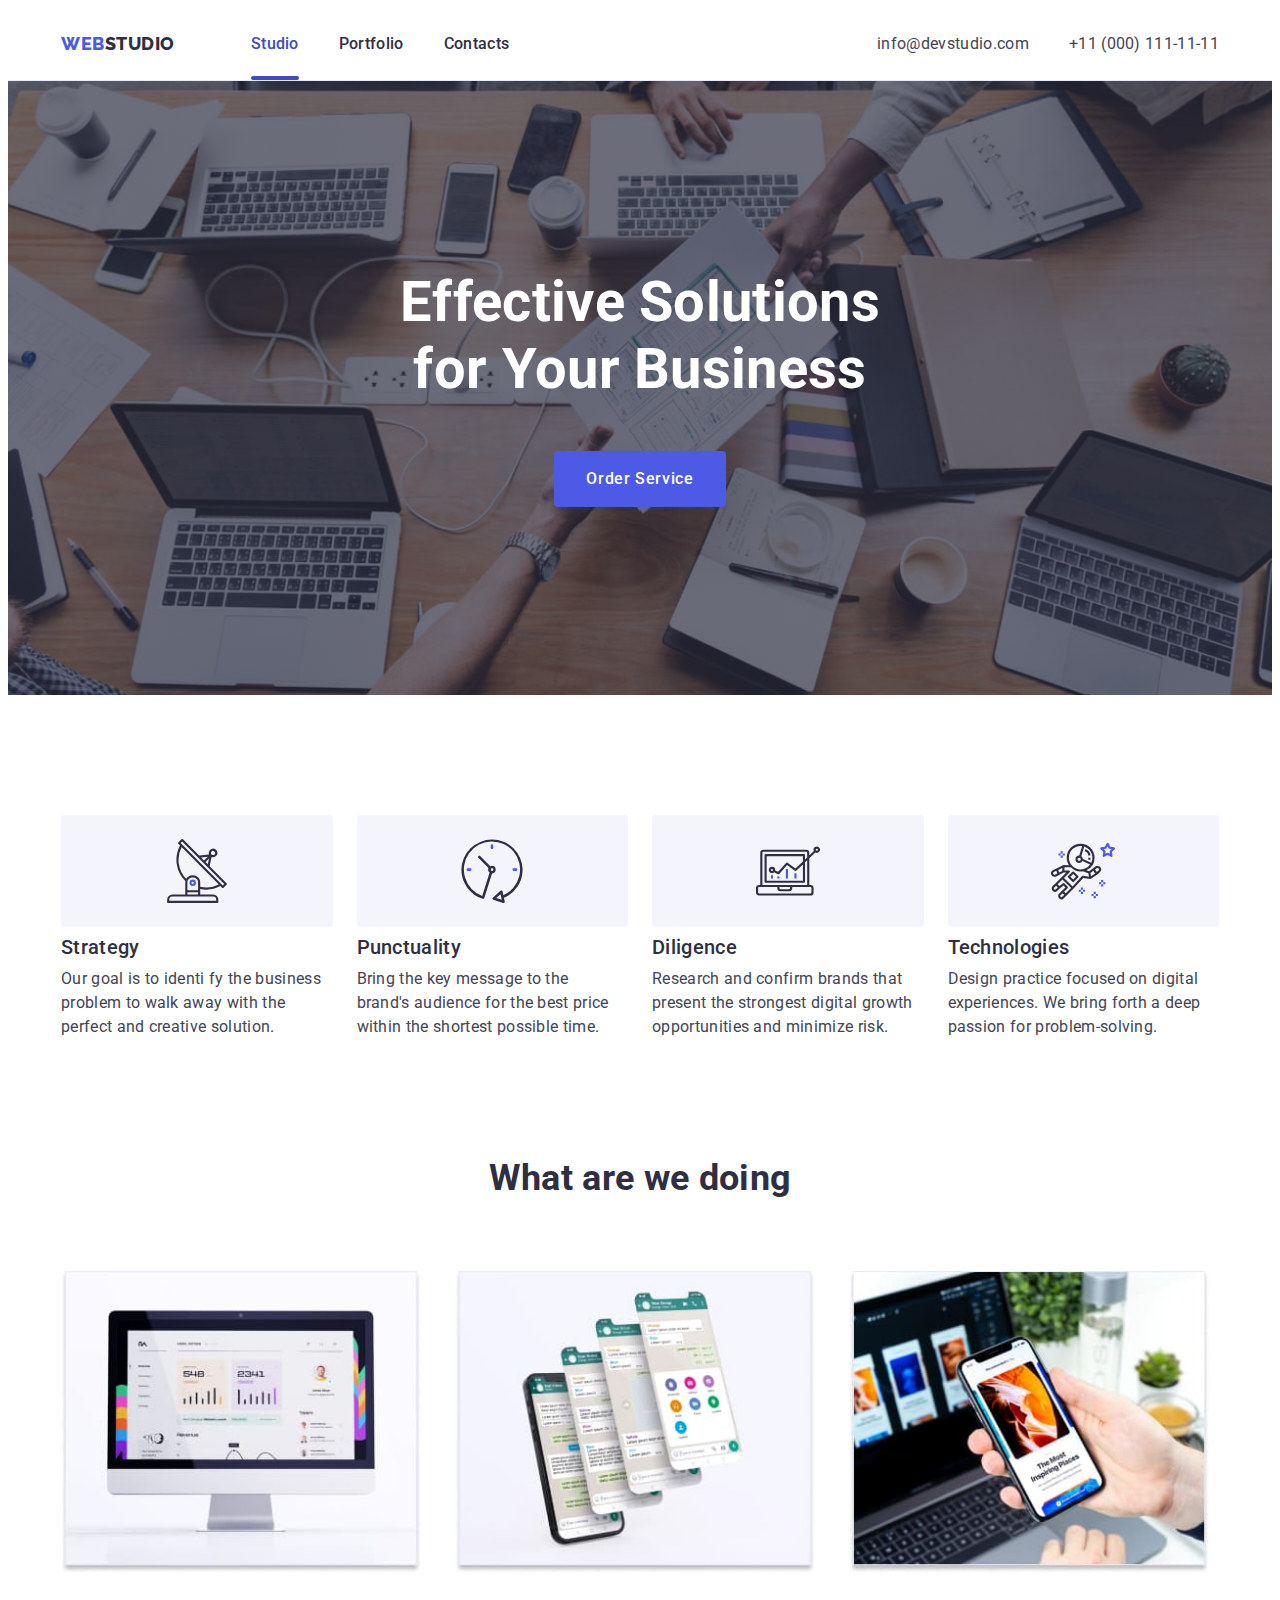
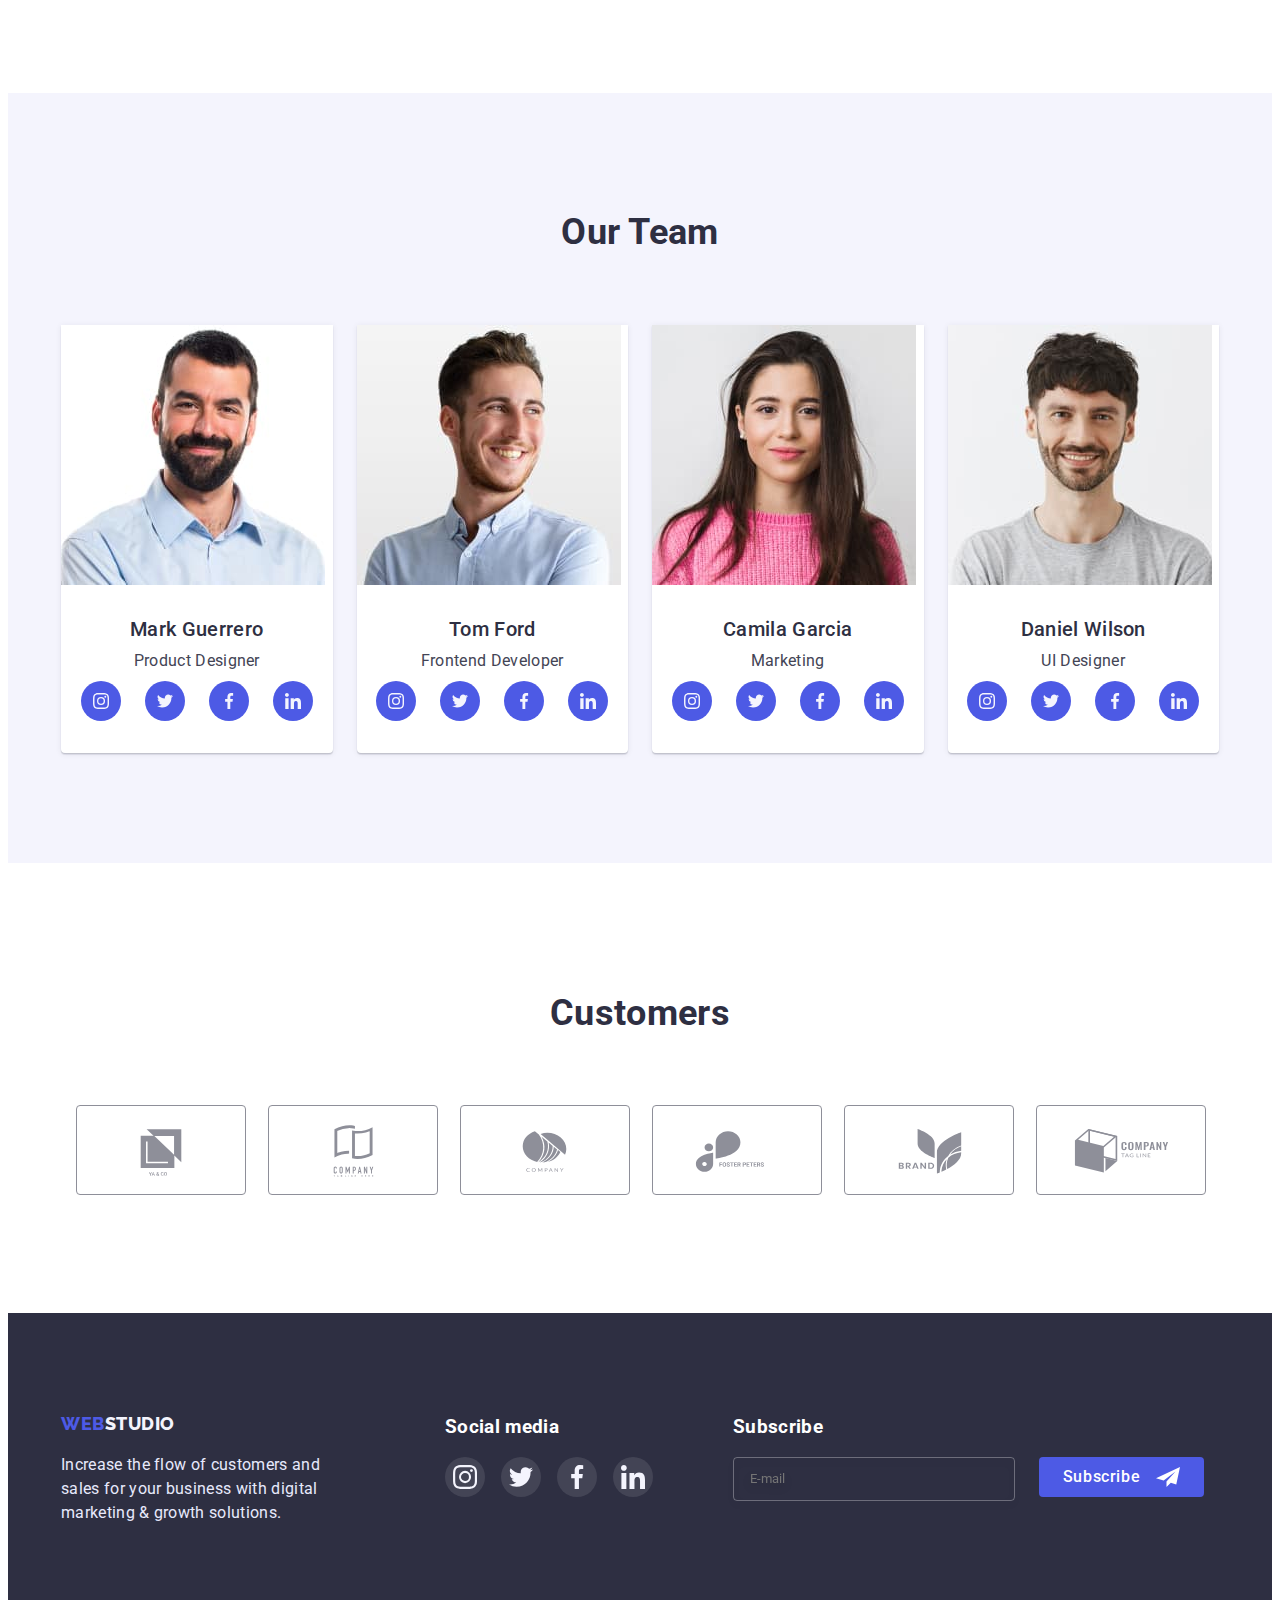
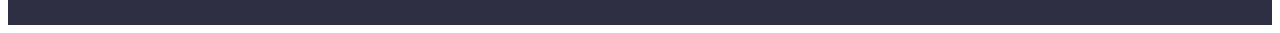
<file: index.html>
<!DOCTYPE html>
<html lang="en">

<head>
  <meta charset="UTF-8" />
  <meta http-equiv="X-UA-Compatible" content="IE=edge" />
  <meta name="viewport" content="width=device-width, initial-scale=1.0" />
  <title>Homework #3</title>
  <link rel="stylesheet" href="https://cdnjs.cloudflare.com/ajax/libs/modern-normalize/1.1.0/modern-normalize.min.css"
    integrity="sha512-wpPYUAdjBVSE4KJnH1VR1HeZfpl1ub8YT/NKx4PuQ5NmX2tKuGu6U/JRp5y+Y8XG2tV+wKQpNHVUX03MfMFn9Q=="
    crossorigin="anonymous" referrerpolicy="no-referrer" />
  <link rel="stylesheet" href="./css/styles.css" />
  <link rel="preconnect" href="https://fonts.googleapis.com" />
  <link rel="preconnect" href="https://fonts.gstatic.com" crossorigin />
  <link rel="preconnect" href="https://fonts.googleapis.com" />
  <link rel="preconnect" href="https://fonts.gstatic.com" crossorigin />
  <link
    href="https://fonts.googleapis.com/css2?family=Open+Sans:wght@400;500;700&family=Raleway:wght@800&family=Roboto:wght@400;500;700;900&display=swap"
    rel="stylesheet" />
</head>

<body>
  <header class="header">
    <div class="container">
      <div class="header-container">
        <nav class="nav">
          <a class="logo" href="./index.html">
            Web<span class="logo-studio">Studio</span></a>
          <ul class="header-nav ">
            <li><a class="link-in current" href="index.html"> Studio</a></li>
            <li><a class="link-in " href="portfolio.html"> Portfolio</a></li>
            <li><a class="link-in " href=""> Contacts</a></li>
          </ul>
        </nav>
        <address>
          <ul class="header-link">
            <li>
              <a class="contact" href="mailto:info@devstudio.com">info@devstudio.com</a>
            </li>
            <li>
              <a class="contact" href="tel:+110001111111">+11 (000) 111-11-11</a>
            </li>
          </ul>
        </address>
      </div>
    </div>
  </header>
  <main>
    <section class="hero-image">
      <div class="container">
        <h1 class="hero-title">Effective Solutions for Your Business</h1>
        <button class="hero-button" type="button" data-modal-open>Order Service</button>
      </div>
    </section>
    <section class="about section">
      <div class="container">
        <h2 class="title-hidden">Feratureds</h2>
        <ul class="about-list">
          <li class="information">
            <div class="about-icons-container">
              <svg class="about-icons">
                <use href="./images/icon.svg#icon-antenna">
                </use>
              </svg>
            </div>
            <h3 class="about-title">Strategy</h3>
            <p class="about-info">
              Our goal is to identi
              fy the business problem to walk away with the
              perfect and creative solution.
            </p>
          </li>
          <li class="information">
            <div class="about-icons-container">
              <svg class="about-icons">
                <use href="./images/icon.svg#icon-clock">
                </use>
              </svg>
            </div>
            <h3 class="about-title">Punctuality</h3>
            <p class="about-info">
              Bring the key message to the brand's audience for the best price
              within the shortest possible time.
            </p>
          </li>
          <li class="information">
            <div class="about-icons-container">
              <svg class="about-icons">
                <use href="./images/icon.svg#icon-diagram">
                </use>
              </svg>
            </div>
            <h3 class="about-title">Diligence</h3>
            <p class="about-info">
              Research and confirm brands that present the strongest digital
              growth opportunities and minimize risk.
            </p>
          </li>
          <li class="information">
            <div class="about-icons-container">
              <svg class="about-icons">
                <use href="./images/icon.svg#icon-astronaut">
                </use>
              </svg>
            </div>
            <h3 class="about-title">Technologies</h3>
            <p class="about-info">
              Design practice focused on digital experiences. We bring forth a
              deep passion for problem-solving.
            </p>
          </li>
        </ul>
      </div>
    </section>
    <section class="doing section">
      <div class="container">
        <h2 class="title-doing">What are we doing</h2>
        <ul class="doing-container">
          <li class="doing-list">
            <img class="images" src="./images/strategy.jpg" alt="Strategy" width="360" />
          </li>
          <li class="doing-list">
            <img class="images" src="./images/project.jpg" alt="Technologies" width="360" />
          </li>
          <li class="doing-list">
            <img class="images" src="./images/mobilproduct.jpg" alt="mobil product" width="360" />
          </li>
        </ul>
      </div>
    </section>
    <section class="our-team section">
      <div class="container">
        <h2 class="title-doing">Our Team</h2>
        <ul class="team-container">
          <li class="team-list">
            <img class="images" src="./images/markguerrero.jpg" alt="Mark Guerrero" width="264" />
            <div class="info-decision-maker">
              <h3 class="our-team-name">Mark Guerrero</h3>
              <p class="decision-maker-title">Product Designer</p>
              <ul class="social-list">
                <li class="social-item"><a class="social-link" href="#">
                    <svg class="social-icon">
                      <use href="./images/icon.svg#icon-instagram">
                      </use>
                    </svg>
                  </a></li>
                <li class="social-item"><a class="social-link" href="#"><svg class="social-icon">
                      <use href="./images/icon.svg#icon-twitter">
                      </use>
                    </svg></a></li>
                <li class="social-item"><a class="social-link" href="#"><svg class="social-icon">
                      <use href="./images/icon.svg#icon-facebook">
                      </use>
                    </svg></a></li>
                <li class="social-item"><a class="social-link" href="#"><svg class="social-icon">
                      <use href="./images/icon.svg#icon-linkedin">
                      </use>
                    </svg></a></li>
              </ul>
            </div>
          </li>
          <li class="team-list">
            <img class="images" src="./images/tomford.jpg" alt="Tom Ford" width="264" />
            <div class="info-decision-maker">
              <h3 class="our-team-name">Tom Ford</h3>
              <p class="decision-maker-title">Frontend Developer</p>
              <ul class="social-list">
                <li class="social-item"><a class="social-link" href="#">
                    <svg class="social-icon">
                      <use href="./images/icon.svg#icon-instagram">
                      </use>
                    </svg>
                  </a></li>
                <li class="social-item"><a class="social-link" href="#"><svg class="social-icon">
                      <use href="./images/icon.svg#icon-twitter">
                      </use>
                    </svg></a></li>
                <li class="social-item"><a class="social-link" href="#"><svg class="social-icon">
                      <use href="./images/icon.svg#icon-facebook">
                      </use>
                    </svg></a></li>
                <li class="social-item"><a class="social-link" href="#"><svg class="social-icon">
                      <use href="./images/icon.svg#icon-linkedin">
                      </use>
                    </svg></a></li>
              </ul>
            </div>
          </li>
          <li class="team-list">
            <img class="images" src="./images/camilagarcia.jpg" alt="Camila Garcia" width="264" />
            <div class="info-decision-maker">
              <h3 class="our-team-name">Camila Garcia</h3>
              <p class="decision-maker-title">Marketing</p>
              <ul class="social-list">
                <li class="social-item"><a class="social-link" href="#">
                    <svg class="social-icon">
                      <use href="./images/icon.svg#icon-instagram">
                      </use>
                    </svg>
                  </a></li>
                <li class="social-item"><a class="social-link" href="#"><svg class="social-icon">
                      <use href="./images/icon.svg#icon-twitter">
                      </use>
                    </svg></a></li>
                <li class="social-item"><a class="social-link" href="#"><svg class="social-icon">
                      <use href="./images/icon.svg#icon-facebook">
                      </use>
                    </svg></a></li>
                <li class="social-item"><a class="social-link" href="#"><svg class="social-icon">
                      <use href="./images/icon.svg#icon-linkedin">
                      </use>
                    </svg></a></li>
              </ul>
            </div>
          </li>
          <li class="team-list">
            <img class="images" src="./images/danielwilson.jpg" alt="Daniel Wilson" width="264" />
            <div class="info-decision-maker">
              <h3 class="our-team-name">Daniel Wilson</h3>
              <p class="decision-maker-title">UI Designer</p>
              <ul class="social-list">
                <li class="social-item"><a class="social-link" href="#">
                    <svg class="social-icon">
                      <use href="./images/icon.svg#icon-instagram">
                      </use>
                    </svg>
                  </a></li>
                <li class="social-item"><a class="social-link" href="#"><svg class="social-icon">
                      <use href="./images/icon.svg#icon-twitter">
                      </use>
                    </svg></a></li>
                <li class="social-item"><a class="social-link" href="#"><svg class="social-icon">
                      <use href="./images/icon.svg#icon-facebook">
                      </use>
                    </svg></a></li>
                <li class="social-item"><a class="social-link" href="#"><svg class="social-icon">
                      <use href="./images/icon.svg#icon-linkedin">
                      </use>
                    </svg></a></li>
              </ul>
            </div>
          </li>
        </ul>
      </div>
    </section>
    <section class="customers section">
      <div class="container">
        <h2 class="customers-title">Customers</h2>
        <ul class="customers-list">
          <li class="customers-item"><a class="customers-link" href="#"><svg class="customers-icon">
                <use href="./images/icon.svg#icon-Logo-first">
                </use>
              </svg></a></li>
          <li class="customers-item"><a class="customers-link" href="#"><svg class="customers-icon">
                <use href="./images/icon.svg#icon-Logo-second">
                </use>
              </svg></a></li>
          <li class="customers-item"><a class="customers-link" href="#"><svg class="customers-icon">
                <use href="./images/icon.svg#icon-Logo-three">
                </use>
              </svg></a></li>
          <li class="customers-item"><a class="customers-link" href="#"><svg class="customers-icon">
                <use href="./images/icon.svg#icon-Logo-four">
                </use>
              </svg></a></li>
          <li class="customers-item"><a class="customers-link" href="#"><svg class="customers-icon">
                <use href="./images/icon.svg#icon-Logo-five">
                </use>
              </svg></a></li>
          <li class="customers-item"><a class="customers-link" href="#"><svg class="customers-icon">
                <use href="./images/icon.svg#icon-Logo-last">
                </use>
              </svg></a></li>
        </ul>
      </div>
    </section>
  </main>
  <footer class="under ">
    <div class="container">
      <div class="under-container">
        <div>
          <a class="logo-under" href="./index.html">
            Web<span class="logo-studio-under">Studio</span></a>
          <p class="under-info">
            Increase the flow of customers and
            sales for your business with
            digital marketing & growth solutions.
          </p>
        </div>
        <div class="social-media-footer">
          <h3 class="social-media">Social media</h3>
          <ul class="social-list-footer">
            <li class="social-item-footer">
              <a class="social-link-footer" href="#">
                <svg class="social-icon-footer">
                  <use href="./images/icon.svg#icon-instagram"></use>
                </svg>
              </a>
            </li>
            <li class="social-item-footer">
              <a class="social-link-footer" href="#">
                <svg class="social-icon-footer">
                  <use href="./images/icon.svg#icon-twitter"></use>
                </svg>
              </a>
            </li>
            <li class="social-item-footer">
              <a class="social-link-footer" href="#">
                <svg class="social-icon-footer">
                  <use href="./images/icon.svg#icon-facebook"></use>
                </svg>
              </a>
            </li>
            <li class="social-item-footer">
              <a class="social-link-footer" href="#">
                <svg class="social-icon-footer">
                  <use href="./images/icon.svg#icon-linkedin"></use>
                </svg>
              </a>
            </li>
          </ul>
        </div>
        <form class="subscribe-container" name="send-subscride" autocomplete="on" novalidate>
          <h3 class="social-media">Subscribe</h3>
          <div class="subscribe">
          <input class="subscribe-email" type="email" name="user-email" id="email" placeholder="E-mail">
          <button class="hero-button subscriber-button" type="submit">Subscribe
            <svg class="icon-subscribe">
              <use href="./images/icon.svg#icon-subscribe"></use>
            </svg>
          </button>
        </form>
        </div>
      </div>
    </div>
  </footer>
  <div class="backdrop is-hidden" data-modal> <!-- is-hidden -->
    <div class="modal">
      <button class="modal-close " type="button" data-modal-close>
        <svg class="close">
          <use href="./images/icon.svg#icon-close"></use>
        </svg>
      </button>
      <form class="form" name="contact-info" autocomplete="on" novalidate>
        <h2 class="form-title">Leave your contacts and we will call you back</h2>
        <div class="container-form">
          <label class="form-info" for="user-name">Name</label>
          <div class="user-name-icon">
            <input class="confidential-info" type="text" name="user-name" id="user-name">
            <svg class="form-icon">
              <use href="./images/icon.svg#icon-person"></use>
            </svg>
          </div>
          <label class="form-info" for="user-phone">Phone</label>
          <div class="user-name-icon">
            <input class="confidential-info" type="tel" name="user-phone" id="user-phone">
            <svg class="form-icon">
              <use href="./images/icon.svg#icon-phone"></use>
            </svg>
          </div>
          <label class="form-info" for="email">Email</label>
          <div class="user-name-icon">
            <input class="confidential-info" type="email" name="user-email" id="user-email">
            <svg class="form-icon">
              <use href="./images/icon.svg#icon-email"></use>
            </svg>
          </div>
          <label class="form-info" for="user-comment">Comment</label>
          <textarea class="confidential-info textarea" name="user-comment" id="user-comment"
            placeholder="Text input"></textarea>
        </div>
        <div class="dox-container">

          <input class="accept-box " type="checkbox" name="accept" id="accept" value="accept">
          <svg class="mark-icon">
            <use href="./images/icon.svg#icon-checkmark"></use>
          </svg>
          <div class="chekbox-style"></div>
          <label class="accept-info" for="accept"> I accept the terms and conditions of the <a class="polise"
              href="">Privacy Policy</a>
          </label>
        </div>
        <button class=" hero-button submit-button" type="submit"> Send </button>
      </form>
    </div>
  </div>

  <script src="./js/modal.js"></script>
</body>

</html>
</file>
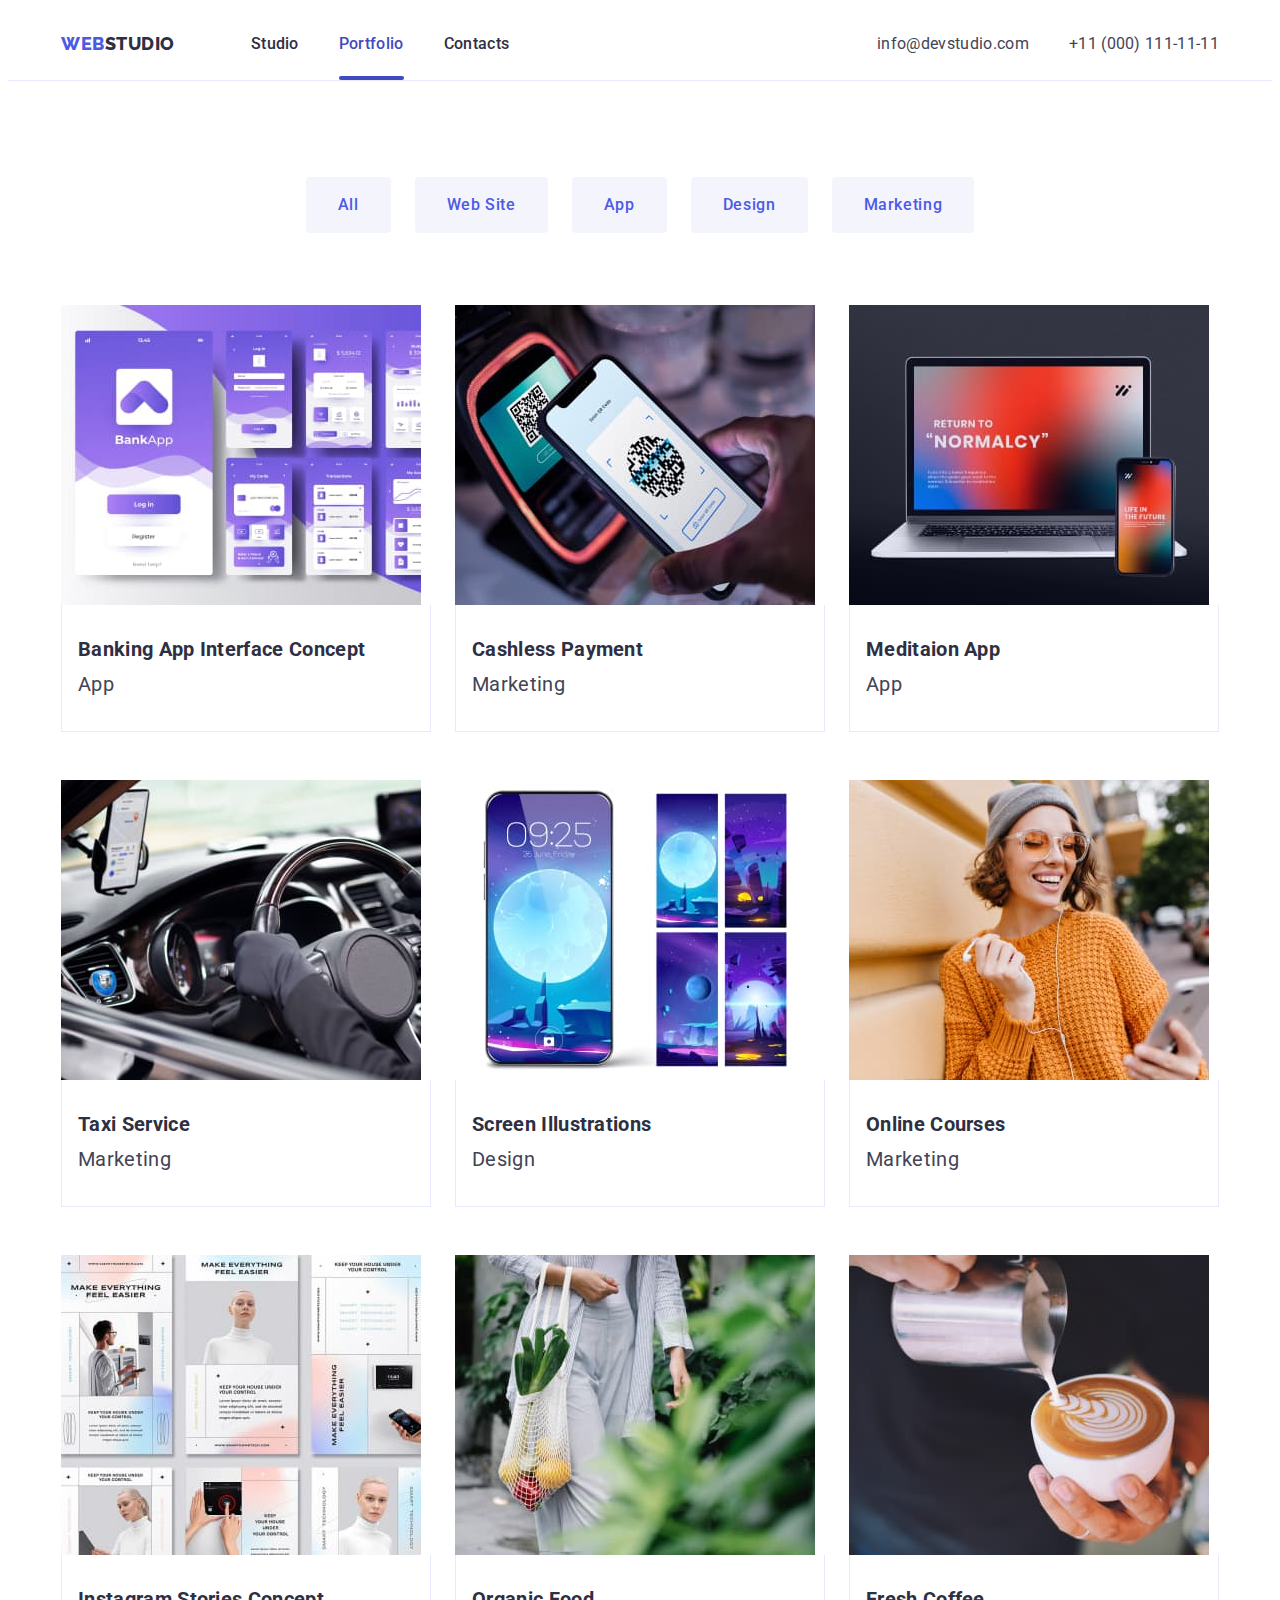
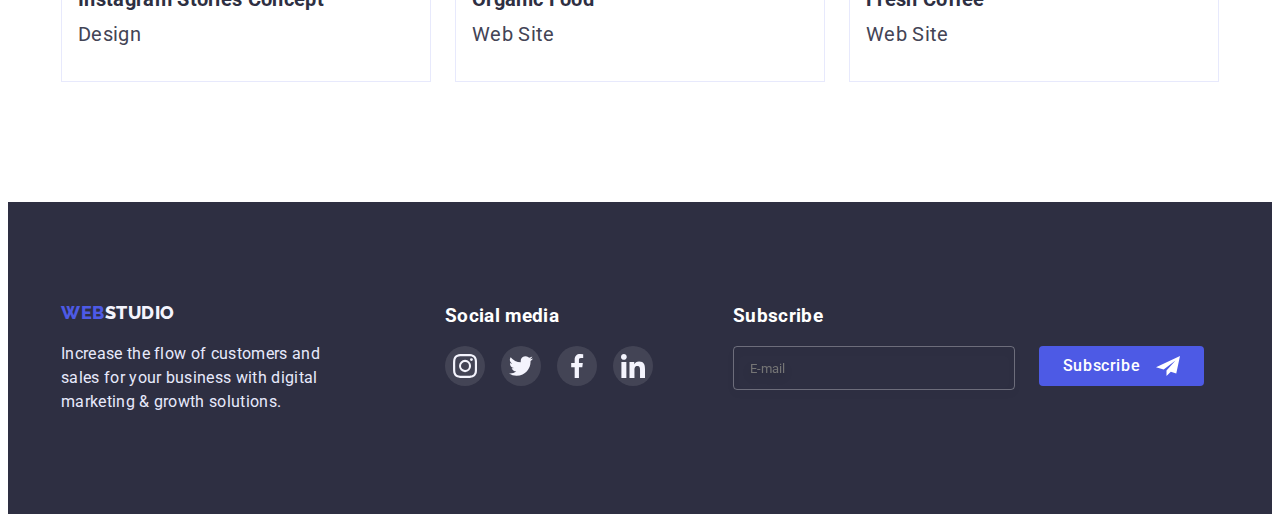
<file: portfolio.html>
<!DOCTYPE html>
<html lang="en">

<head>
  <meta charset="UTF-8" />
  <meta http-equiv="X-UA-Compatible" content="IE=edge" />
  <meta name="viewport" content="width=device-width, initial-scale=1.0" />
  <title>Homework #3</title>
  <link rel="stylesheet" href="https://cdnjs.cloudflare.com/ajax/libs/modern-normalize/1.1.0/modern-normalize.min.css"
    integrity="sha512-wpPYUAdjBVSE4KJnH1VR1HeZfpl1ub8YT/NKx4PuQ5NmX2tKuGu6U/JRp5y+Y8XG2tV+wKQpNHVUX03MfMFn9Q=="
    crossorigin="anonymous" referrerpolicy="no-referrer" />
  <link rel="stylesheet" href="./css/styles.css" />
  <link rel="preconnect" href="https://fonts.googleapis.com" />
  <link rel="preconnect" href="https://fonts.gstatic.com" crossorigin />
  <link rel="preconnect" href="https://fonts.googleapis.com" />
  <link rel="preconnect" href="https://fonts.gstatic.com" crossorigin />
  <link
    href="https://fonts.googleapis.com/css2?family=Open+Sans:wght@400;500;700&family=Raleway:wght@800&family=Roboto:wght@400;500;700;900&display=swap"
    rel="stylesheet" />
</head>

<body>
  <header class="header">
    <div class="container">
      <div class="header-container">
        <nav class="nav">
          <a class="logo" href="./index.html">
            Web<span class="logo-studio">Studio</span></a>
          <ul class="header-nav ">
            <li><a class="link-in " href="index.html"> Studio</a></li>
            <li><a class="link-in current" href="portfolio.html"> Portfolio</a></li>
            <li><a class="link-in " href=""> Contacts</a></li>
          </ul>
        </nav>
        <address>
          <ul class="header-link">
            <li>
              <a class="contact" href="mailto:info@devstudio.com">info@devstudio.com</a>
            </li>
            <li>
              <a class="contact" href="tel:+110001111111">+11 (000) 111-11-11</a>
            </li>
          </ul>
        </address>
      </div>
    </div>
  </header>
  <main>
    <section class="section-filter">
      <div class="container ">
        <ul class=" filter">
          <li class="filter-list"><button class="filter-button" type="button">All</button></li>
          <li class="filter-list"><button class="filter-button" type="button">Web Site</button></li>
          <li class="filter-list"><button class="filter-button" type="button">App</button></li>
          <li class="filter-list"><button class="filter-button" type="button">Design</button></li>
          <li class="filter-list"><button class="filter-button" type="button">Marketing</button></li>
        </ul>
        <ul class=" about-portgolio">
          <li class="app-product">
            <div class="product">
              <a href="">
                <div class="info-image">
                  <img class="images" src="./images/banking.jpg" alt="Banking App Interface Concept"></img>
                  <div class="info-product">
                    <p>14 Stylish and User-Friendly App Design Concepts · Task Manager App · Calorie Tracker App ·
                      Exotic
                      Fruit Ecommerce App · Cloud Storage App</p>
                  </div>
                </div>
                <div class="info-app">
                  <h3 class="app-title">Banking App Interface Concept</h3>
                  <p class="about-app">App</p>
                </div>
              </a>
            </div>
          </li>
          <li class="app-product">
            <div class="product">
              <a href="">
                <div class="info-image">
                  <img class="images" src="./images/cashlesspayment.jpg" alt="Cashless Payment"></img>
                  <div class="info-product">
                    <p>14 Stylish and User-Friendly App Design Concepts · Task Manager App · Calorie Tracker App ·
                      Exotic
                      Fruit Ecommerce App · Cloud Storage App</p>
                  </div>
                </div>
                <div class="info-app">
                  <h3 class="app-title">Cashless Payment</h3>
                  <p class="about-app">Marketing</p>
                </div>
              </a>
            </div>
          </li>
          <li class="app-product">
            <div class="product">
              <a href="">
                <div class="info-image">
                  <img class="images" src="./images/meditaionapp.jpg" alt="Meditaion App"></img>
                  <div class="info-product">
                    <p>14 Stylish and User-Friendly App Design Concepts · Task Manager App · Calorie Tracker App ·
                      Exotic
                      Fruit Ecommerce App · Cloud Storage App</p>
                  </div>
                </div>
                <div class="info-app">
                  <h3 class="app-title">Meditaion App</h3>
                  <p class="about-app">App</p>
                </div>
              </a>
            </div>
          </li>
          <li class="app-product">
            <div class="product">
              <a href="">
                <div class="info-image">
                  <img class="images" src="./images/taxiservice.jpg" alt="Taxi Service"></img>
                  <div class="info-product">
                    <p>14 Stylish and User-Friendly App Design Concepts · Task Manager App · Calorie Tracker App ·
                      Exotic
                      Fruit Ecommerce App · Cloud Storage App</p>
                  </div>
                </div>
                <div class="info-app">
                  <h3 class="app-title">Taxi Service</h3>
                  <p class="about-app">Marketing</p>
                </div>
              </a>
            </div>
          </li>
          <li class="app-product">
            <div class="product">
              <a href="">
                <div class="info-image">
                  <img class="images" src="./images/screenillustrations.jpg" alt="Screen Illustrations"></img>
                  <div class="info-product">
                    <p>14 Stylish and User-Friendly App Design Concepts · Task Manager App · Calorie Tracker App ·
                      Exotic
                      Fruit Ecommerce App · Cloud Storage App</p>
                  </div>
                </div>
                <div class="info-app">
                  <h3 class="app-title">Screen Illustrations</h3>
                  <p class="about-app">Design</p>
                </div>
              </a>
            </div>
          </li>
          <li class="app-product">
            <div class="product">
              <a href="">
                <div class="info-image">
                  <img class="images" src="./images/onlinecourses.jpg" alt="Online Courses"></img>
                  <div class="info-product">
                    <p>14 Stylish and User-Friendly App Design Concepts · Task Manager App · Calorie Tracker App ·
                      Exotic
                      Fruit Ecommerce App · Cloud Storage App</p>
                  </div>
                </div>
                <div class="info-app">
                  <h3 class="app-title">Online Courses</h3>
                  <p class="about-app">Marketing</p>
                </div>
              </a>
            </div>
          </li>
          <li class="app-product">
            <div class="product">
              <a href="">
                <div class="info-image">
                  <img class="images" src="./images/instagram.jpg" alt="Instagram Stories Concept"></img>
                  <div class="info-product">
                    <p>14 Stylish and User-Friendly App Design Concepts · Task Manager App · Calorie Tracker App ·
                      Exotic
                      Fruit Ecommerce App · Cloud Storage App</p>
                  </div>
                </div>
                <div class="info-app">
                  <h3 class="app-title">Instagram Stories Concept</h3>
                  <p class="about-app">Design</p>
                </div>
              </a>
            </div>
          </li>
          <li class="app-product">
            <div class="product">
              <a href="">
                <div class="info-image">
                  <img class="images" src="./images/organicfood.jpg" alt="Organic Food"></img>
                  <div class="info-product">
                    <p>14 Stylish and User-Friendly App Design Concepts · Task Manager App · Calorie Tracker App ·
                      Exotic
                      Fruit Ecommerce App · Cloud Storage App</p>
                  </div>
                </div>
                <div class="info-app">
                  <h3 class="app-title">Organic Food</h3>
                  <p class="about-app">Web Site</p>
                </div>
              </a>
            </div>
          </li>
          <li class="app-product">
            <div class="product">
              <a href="">
                <div class="info-image">
                  <img class="images" src="./images/freshcoffee.jpg" alt=""></img>
                  <div class="info-product">
                    <p>14 Stylish and User-Friendly App Design Concepts · Task Manager App · Calorie Tracker App ·
                      Exotic
                      Fruit Ecommerce App · Cloud Storage App</p>
                  </div>
                </div>
                <div class="info-app">
                  <h3 class="app-title">Fresh Coffee</h3>
                  <p class="about-app">Web Site</p>
                </div>
              </a>
            </div>
          </li>
        </ul>
      </div>
    </section>
  </main>
  <footer class="under ">
    <div class="container">
      <div class="under-container">
        <div>
          <a class="logo-under" href="./index.html">
            Web<span class="logo-studio-under">Studio</span></a>
          <p class="under-info">
            Increase the flow of customers and
            sales for your business with
            digital marketing & growth solutions.
          </p>
        </div>
        <div class="social-media-footer">
          <h3 class="social-media">Social media</h3>
          <ul class="social-list-footer">
            <li class="social-item-footer">
              <a class="social-link-footer" href="#">
                <svg class="social-icon-footer">
                  <use href="./images/icon.svg#icon-instagram"></use>
                </svg>
              </a>
            </li>
            <li class="social-item-footer">
              <a class="social-link-footer" href="#">
                <svg class="social-icon-footer">
                  <use href="./images/icon.svg#icon-twitter"></use>
                </svg>
              </a>
            </li>
            <li class="social-item-footer">
              <a class="social-link-footer" href="#">
                <svg class="social-icon-footer">
                  <use href="./images/icon.svg#icon-facebook"></use>
                </svg>
              </a>
            </li>
            <li class="social-item-footer">
              <a class="social-link-footer" href="#">
                <svg class="social-icon-footer">
                  <use href="./images/icon.svg#icon-linkedin"></use>
                </svg>
              </a>
            </li>
          </ul>
        </div>
        <form class="subscribe-container" name="send-subscride" autocomplete="on" novalidate>
          <h3 class="social-media">Subscribe</h3>
          <div class="subscribe">
          <input class="subscribe-email" type="email" name="user-email" id="email" placeholder="E-mail">
          <button class="hero-button subscriber-button" type="submit">Subscribe
            <svg class="icon-subscribe">
              <use href="./images/icon.svg#icon-subscribe"></use>
            </svg>
          </button>
        </form>
        </div>
      </div>
    </div>
  </footer>
</body>

</html>
</file>
<file: css/styles.css>
:root {
  --color-site: #fff;
  --color-social-link: #4d5ae5;
  --color-primary: #4d5ae5;
  --color-brand: #2e2f42;
  --color-secondary: #434455;
  --color-background: #404bbf;
  --color-background-secondary: #e7e9fc;
  --color-title-secondary: #f4f4fd;
  --color-social-link-footer: #31d0aa;
  --color-icon: #8e8f99;
  --color-modal: #fcfcfc;
  --color-form-info: #8e8f99;
  --color-accept-info: #757575;
  --color-modal-border: rgba(33, 33, 33, 0.2);
  --color-placeholder: rgba(117, 117, 117, 0.5);
}
body {
  background-color: var(--color-site);
  font-family: "Roboto", sans-serif;
  font-size: 16px;
  line-height: 1.5;
  letter-spacing: 0.02em;
}
p,
h1,
h2,
h3,
h4,
h5,
h6 {
  margin-top: 0;
  margin-bottom: 0;
}
a {
  text-decoration: none;
}
button,
input,
optgroup,
select,
textarea {
  font-family: "Roboto", sans-serif;
}
/* header */
.header {
  position: sticky;
  z-index: 1;
  top: 0;
  width: 100%;
  background-color: var(--color-site);
  border-bottom: 1px solid #e7e9fc;
}
ul {
  list-style-type: none;
  margin: 0;
  padding: 0;
}
.container {
  width: 100%;
  max-width: 1158px;
  margin: 0 auto;
  padding: 0 15px;
}
.header-container {
  display: flex;
  align-items: center;
  justify-content: space-between;
}
.logo {
  text-transform: uppercase;
  color: var(--color-primary);
  font-family: "Raleway";
  letter-spacing: 0.03em;
  font-weight: 800;
  font-size: 18px;
  line-height: 1.3;
  text-decoration: none;
}
.logo-studio {
  color: var(--color-brand);
}
.nav {
  display: flex;
  align-items: center;
}
.header-nav {
  display: flex;
  align-items: flex-start;
  gap: 40px;
  margin-left: 76px;
  font-weight: 500;
}

.header-link {
  display: flex;
  align-items: flex-start;
  gap: 40px;
}

.link-in {
  display: block;
  position: relative;
  padding: 24px 0;
  color: var(--color-brand);
  transition-property: color;
  transition-duration: 250ms;
  transition-timing-function: cubic-bezier(0.4, 0, 0.2, 1);
}
.current {
  color: var(--color-background);
}
.link-in.current::after {
  position: absolute;
  bottom: 0;
  left: 0;
  background-color: var(--color-background);
  width: 100%;
  height: 4px;
  border-radius: 2px;
  content: "";
}
.link-in:hover,
.link-in:focus {
  color: var(--color-background);
}
.contact {
  color: var(--color-secondary);
  text-decoration: none;
  font-style: normal;
  transition-property: color;
  transition-duration: 250ms;
  transition-timing-function: cubic-bezier(0.4, 0, 0.2, 1);
}
.contact:hover,
.contact:focus {
  color: var(--color-background);
}
.fon-container {
  max-width: 1470px;
  width: 100%;
  margin: 0 auto;
  padding: 0 15px;
}
.hero-image {
  background-color: var(--color-brand);
  padding: 188px 0;
  background-image: linear-gradient(
      rgba(46, 47, 66, 0.7),
      rgba(46, 47, 66, 0.7)
    ),
    url(../images/fon.jpg);
  background-position: center;
  background-repeat: no-repeat;
  background-size: cover;
  max-width: 1440px;
  margin: 0 auto;
}
.hero-title {
  color: var(--color-site);
  width: 494px;
  font-size: 56px;
  margin: 0 auto;
  line-height: 1.2;
  text-align: center;
  margin-bottom: 48px;
}
.hero-button {
  color: var(--color-site);
  background-color: var(--color-primary);
  cursor: pointer;
  padding: 16px 32px;
  font-size: 16px;
  line-height: 1.5;
  font-weight: 500;
  display: block;
  margin: 0 auto;
  letter-spacing: 0.04em;
  font-family: "Roboto", sans-serif;
  border-radius: 4px;
  border: none;
  transition-property: background-color;
  transition-duration: 250ms;
  transition-timing-function: cubic-bezier(0.4, 0, 0.2, 1);
}
.hero-button:hover,
.hero-button:focus {
  background-color: var(--color-background);
}
.section {
  padding: 120px 0;
  margin: 0;
}

/* about */
.about-icons {
  width: 64px;
  height: 64px;
  fill: var(--color-brand);
}

.about-icons-container {
  display: flex;
  align-items: center;
  justify-content: center;
  background-color: var(--color-title-secondary);
  border-radius: 4px;
  height: 112px;
  margin-bottom: 8px;
}

.about-list {
  display: flex;
  text-align: left;
  gap: 24px;
  flex-wrap: wrap;
}
.information {
  flex-basis: calc((100% - 72px) / 4);
}
.about-title {
  color: var(--color-brand);
  font-weight: 500;
  font-size: 20px;
  line-height: 1.2;
  margin: 0;
  margin-bottom: 8px;
}
.about-info {
  color: var(--color-secondary);
  width: 264px;
  margin: 0;
}

/* what we are do */
.doing {
  padding-top: 0;
}
.doing-container {
  display: flex;
  gap: 24px;
}
.doing-list {
  flex-basis: calc((100% - 48px) / 3);
}
.title-hidden {
  position: absolute;
  width: 1px;
  height: 1px;
  margin: -1px;
  border: 0;
  padding: 0;
  white-space: nowrap;
  clip-path: inset(100%);
  clip: rect(0 0 0 0);
  overflow: hidden;
}

.title-doing {
  color: var(--color-brand);
  font-size: 36px;
  line-height: 1.11;
  text-align: center;
  margin: 0;
  margin-bottom: 72px;
}
img {
  display: block;
  max-width: 100%;
  height: auto;
}
/* team */
.team-container {
  display: flex;
  align-items: center;
  flex-wrap: wrap;
  column-gap: 24px;
}
.team-list {
  flex-basis: calc((100% - 72px) / 4);
  border-radius: 0px 0px 4px 4px;
  box-shadow: 0px 1px 6px rgba(46, 47, 66, 0.08),
    0px 1px 1px rgba(46, 47, 66, 0.16), 0px 2px 1px rgba(46, 47, 66, 0.08);
  background-color: var(--color-site);
}
.info-team {
  text-align: center;
  font-size: 0;
  line-height: 0;
}
.info-decision-maker {
  text-align: center;
  padding: 32px 0;
}

.our-team {
  background-color: var(--color-title-secondary);
  padding-bottom: 110px;
}

.our-team-name {
  color: var(--color-brand);
  font-weight: 500;
  font-size: 20px;
  line-height: 1.2;
  margin: 0;
  margin-bottom: 8px;
}
.decision-maker-title {
  color: var(--color-secondary);
}
/* Customers */
.customers {
  padding-top: 130px;
}
.customers-title {
  font-weight: 700;
  font-size: 36px;
  line-height: 40px;
  text-align: center;
  color: var(--color-brand);
  margin-bottom: 72px;
}
.customers-list {
  display: flex;
  justify-content: center;
  gap: 24px;
}
.customers-item {
  width: 168px;
  height: 88px;
}
.customers-link {
  display: flex;
  align-items: center;
  justify-content: center;
  fill: var(--color-icon);
  border-radius: 4px;
  border: 1px solid #8e8f99;
  width: 100%;
  height: 100%;
  transition-property: border, fill;
  transition-duration: 250ms;
  transition-timing-function: cubic-bezier(0.4, 0, 0.2, 1);
}
.customers-link:hover,
.customers-link:focus {
  border: 1px solid #404bbf;
  fill: var(--color-background);
}
.customers-icon {
  width: 104px;
  height: 56px;
}

/* footer */
.under {
  background-color: var(--color-brand);
  padding: 100px 0;
}
.title-company {
  color: var(--color-title-secondary);
}
.logo-container {
  padding-bottom: 16px;
}
.under-info {
  color: var(--color-background-secondary);
  width: 264px;
  height: 72px;
  margin-top: 16px;
}
.logo-under {
  color: var(--color-primary);
  font-family: "Raleway", sans-serif;
  font-weight: 800;
  font-size: 18px;
  line-height: 1.166;
  letter-spacing: 0.03em;
  text-transform: uppercase;
  text-decoration: none;
  margin-bottom: 16px;
}
.logo-studio-under {
  color: var(--color-title-secondary);
}
.under-container {
  display: flex;
}
.subscribe-container {
  position: relative;
  margin-left: 80px;
}
.subscribe-email {
  width: 262px;
  height: 40px;
  border: 1px solid rgba(255, 255, 255, 0.3);
  filter: drop-shadow(0px 4px 4px rgba(0, 0, 0, 0.15));
  border-radius: 4px;
  background-color: transparent;
  color: var(--color-site);
  padding-left: 16px;
  outline: none;
  transition-property: border;
  transition-duration: 250ms;
  transition-timing-function: cubic-bezier(0.4, 0, 0.2, 1);

}
.subscribe-email:focus {
  border: 1px solid var(--color-primary);
}

.subscriber-button {
  display: flex;
  justify-content: center;
  align-items: center;
  width: 165px;
  height: 40px;
  text-align: center;
  padding: 0;
  margin-left: 24px;
  gap: 16px;

}
.accept-subscribe {
  display: flex;
}
.icon-subscribe {
  width: 24px;
  height: 24px;
  fill: var(--color-site);
}
.subscribe {
  display: flex;
  justify-content: center;
}
/* footer-link */
.social-media-footer {
  margin-left: 120px;
}
.social-media {
  color: var(--color-site);
  text-align: left;
  margin-bottom: 16px;
}
.social-list-footer {
  display: flex;
  justify-content: center;
  gap: 16px;
}
.social-icon-footer {
  width: 24px;
  height: 24px;
  fill: var(--color-title-secondary);
}

.social-item-footer {
  width: 40px;
  height: 40px;
}
.social-link-footer {
  display: flex;
  align-items: center;
  justify-content: center;
  background: rgba(255, 255, 255, 0.1);
  border-radius: 50%;
  width: 100%;
  height: 100%;
  transition-property: background-color;
  transition-duration: 250ms;
  transition-timing-function: cubic-bezier(0.4, 0, 0.2, 1);
}
.social-link-footer:hover,
.social-link-footer:focus {
  background-color: var(--color-social-link-footer);
}

/* portfolio */
.section-filter {
  padding-bottom: 120px;
  padding-top: 96px;
}

.filter-button {
  color: var(--color-primary);
  background-color: var(--color-title-secondary);
  font-family: "Roboto", sans-serif;
  font-weight: 500;
  font-size: 16px;
  line-height: 1.5;
  cursor: pointer;
  padding: 16px 32px;
  letter-spacing: 0.04em;
  text-decoration: none;
  border: none;
  border-radius: 4px;
  transition-property: color, background-color, box-shadow;
  transition-duration: 250ms;
  transition-timing-function: cubic-bezier(0.4, 0, 0.2, 1);
}
.filter-button:hover,
.filter-button:focus {
  color: var(--color-site);
  background-color: var(--color-background);
  box-shadow: 0px 3px 1px rgba(0, 0, 0, 0.1), 0px 2px 1px rgba(0, 0, 0, 0.08),
    0px 2px 2px rgba(0, 0, 0, 0.12);
}
.filter {
  display: flex;
  align-items: center;
  flex-wrap: wrap;
  justify-content: center;
  gap: 24px;
  margin-bottom: 72px;
}
.about-portgolio {
  display: flex;
  flex-wrap: wrap;
  align-items: center;
  row-gap: 48px;
  column-gap: 24px;
  text-align: left;
}
.app-product {
  flex-basis: calc((100% - 48px) / 3);
  transition-property: box-shadow;
  transition-duration: 250ms;
  transition-timing-function: cubic-bezier(0.4, 0, 0.2, 1);
}
.app-product:hover,
.app-product:focus {
  box-shadow: 0px 1px 6px rgba(46, 47, 66, 0.08),
    0px 1px 1px rgba(46, 47, 66, 0.16), 0px 2px 1px rgba(46, 47, 66, 0.08);
}
.app-title {
  margin: 0;
  font-size: 20px;
  line-height: 1.2;
  margin-bottom: 8px;
  color: var(--color-brand);
}
.about-app {
  margin: 0;
  font-size: 20px;
  line-height: 1.5;
  color: var(--color-secondary);
}
.info-app {
  border: 1px solid #e7e9fc;
  border-top-width: 0;
  padding: 32px 16px;
}

.info-image {
  position: relative;
  overflow: hidden;
}
.info-product {
  position: absolute;
  background-color: var(--color-primary);
  color: var(--color-title-secondary);
  top: 0;
  left: 0;
  height: 100%;
  width: 100%;
  transform: translateY(100%);
  transition: transform 250ms;
  padding: 40px 32px 0 32px;
  transition-timing-function: cubic-bezier(0.4, 0, 0.2, 1);
}
.product:hover .info-product {
  transform: translateY(0%);
}
/* Socials */
.social-icon {
  width: 16px;
  height: 16px;
  fill: var(--color-title-secondary);
}
.social-list {
  display: flex;
  justify-content: center;
  gap: 24px;
  margin-top: 8px;
}

.social-item {
  width: 40px;
  height: 40px;
}

.social-link {
  display: flex;
  align-items: center;
  justify-content: center;
  background-color: var(--color-social-link);
  border-radius: 50%;
  width: 100%;
  height: 100%;
  transition-property: background-color;
  transition-duration: 250ms;
  transition-timing-function: cubic-bezier(0.4, 0, 0.2, 1);
}
.social-link:hover,
.social-link:focus {
  background-color: var(--color-background);
}
/* Modal */
.backdrop {
  position: fixed;
  z-index: 1;
  top: 0;
  left: 0;
  display: flex;
  align-items: center;
  justify-content: center;
  width: 100%;
  height: 100%;
  padding: 20px 0;
  background-color: rgba(46, 47, 66, 0.4);
  transition: opacity 500ms, visibility 500ms;
}
.backdrop.is-hidden {
  opacity: 0;
  visibility: hidden;
  pointer-events: none;
}
.modal {
  position: relative;
  overflow: auto;
  width: 100%;

  max-width: 408px;
  min-height: 584px;
  background-color: var(--color-modal);
  transition: transform 500ms;
}
.backdrop.is-hidden .modal {
  transform: scale(0);
}

.modal-close {
  position: absolute;
  display: flex;
  justify-content: center;
  align-items: center;
  top: 24px;
  right: 24px;
  margin: 0;
  padding: 0;
  background-color: var(--color-background-secondary);
  width: 24px;
  height: 24px;
  border-radius: 50%;
  border: 1px solid rgba(0, 0, 0, 0.1);
  cursor: pointer;
  transition-property: background-color, fill;
  transition-duration: 250ms;
  transition-timing-function: cubic-bezier(0.4, 0, 0.2, 1);
}
.close {
  width: 8px;
  height: 8px;
}
.modal-close:hover,
.modal-close:focus {
  background-color: var(--color-background);
  fill: var(--color-site);
}
/* form */
.form {
  
  padding:72px 24px 24px;
}
.form-title {
  text-align: center;
  font-weight: 500;
  font-size: 16px;
  line-height: 1.5;
  margin-bottom: 12px;
}
.container-form {
  display: flex;
  flex-direction: column;
  border-radius: 4px;
  margin: 0 auto;
  margin-bottom: 16px;
  gap: 8px;
}
.form-info {
  color: var(--color-form-info);
  font-size: 12px;
  line-height: 1.16;
  letter-spacing: 0.04em;
}
.confidential-info {
 
  height: 40px;
  width: 100%;
  border-radius: 4px;
  padding: 3px 0px 3px 34px;
  border: 1px solid var(--color-modal-border);
  outline: none;
  transition-property: border;
  transition-duration: 250ms;
  transition-timing-function: cubic-bezier(0.4, 0, 0.2, 1);
}
.confidential-info:focus {
  border: 1px solid var(--color-primary);
}
.confidential-info:focus + .form-icon {
  fill: var(--color-primary);
}

.form-icon {
  position: absolute;
  width: 18px;
  height: 18px;
  top: 11px;
  left: 16px;
}

.textarea {
  resize: none;
  font-size: 12px;
  line-height: 1.16;
  height: 120px;
  border-radius: 4px;
  padding: 8px 0 0 16px;
  letter-spacing: 0.04em;
  margin: 0;
  border: 1px solid var(--color-modal-border);
}
.textarea::placeholder {

  color: var(--color-placeholder);
}

.accept-info {
  position: absolute;
  font-size: 12px;
  line-height: 1.16;
  letter-spacing: 0.04em;
  color: var(--color-accept-info);
  padding-left: 24px;
}
.dox-container {
  position: relative;
  display: flex;
  align-items: center;
  margin-bottom: 24px;
}
.mark-icon {
  position: absolute;
  width: 14px;
  height: 14px;
  top: 0px;
  left: 0px;
  opacity: 0;
}
.accept-box {
  appearance: none;
}

.submit-button {
  width: 169px;
}
.chekbox-style {
  width: 14px;
  height: 14px;
  border: 1.25px solid #2e2f42;
  border-radius: 2px;
}

.accept-box:checked + .mark-icon {
  opacity: 1;
  fill: var(--color-site);
  background: #404bbf;
  border: 1.25px solid #404bbf;
}

.polise {
  text-decoration-line: underline;
  font-size: 12px;
  line-height: 1.16;
  color: var(--color-primary);
  letter-spacing: 0.04em;
}
.user-name-icon {
  position: relative;
}
</file>
